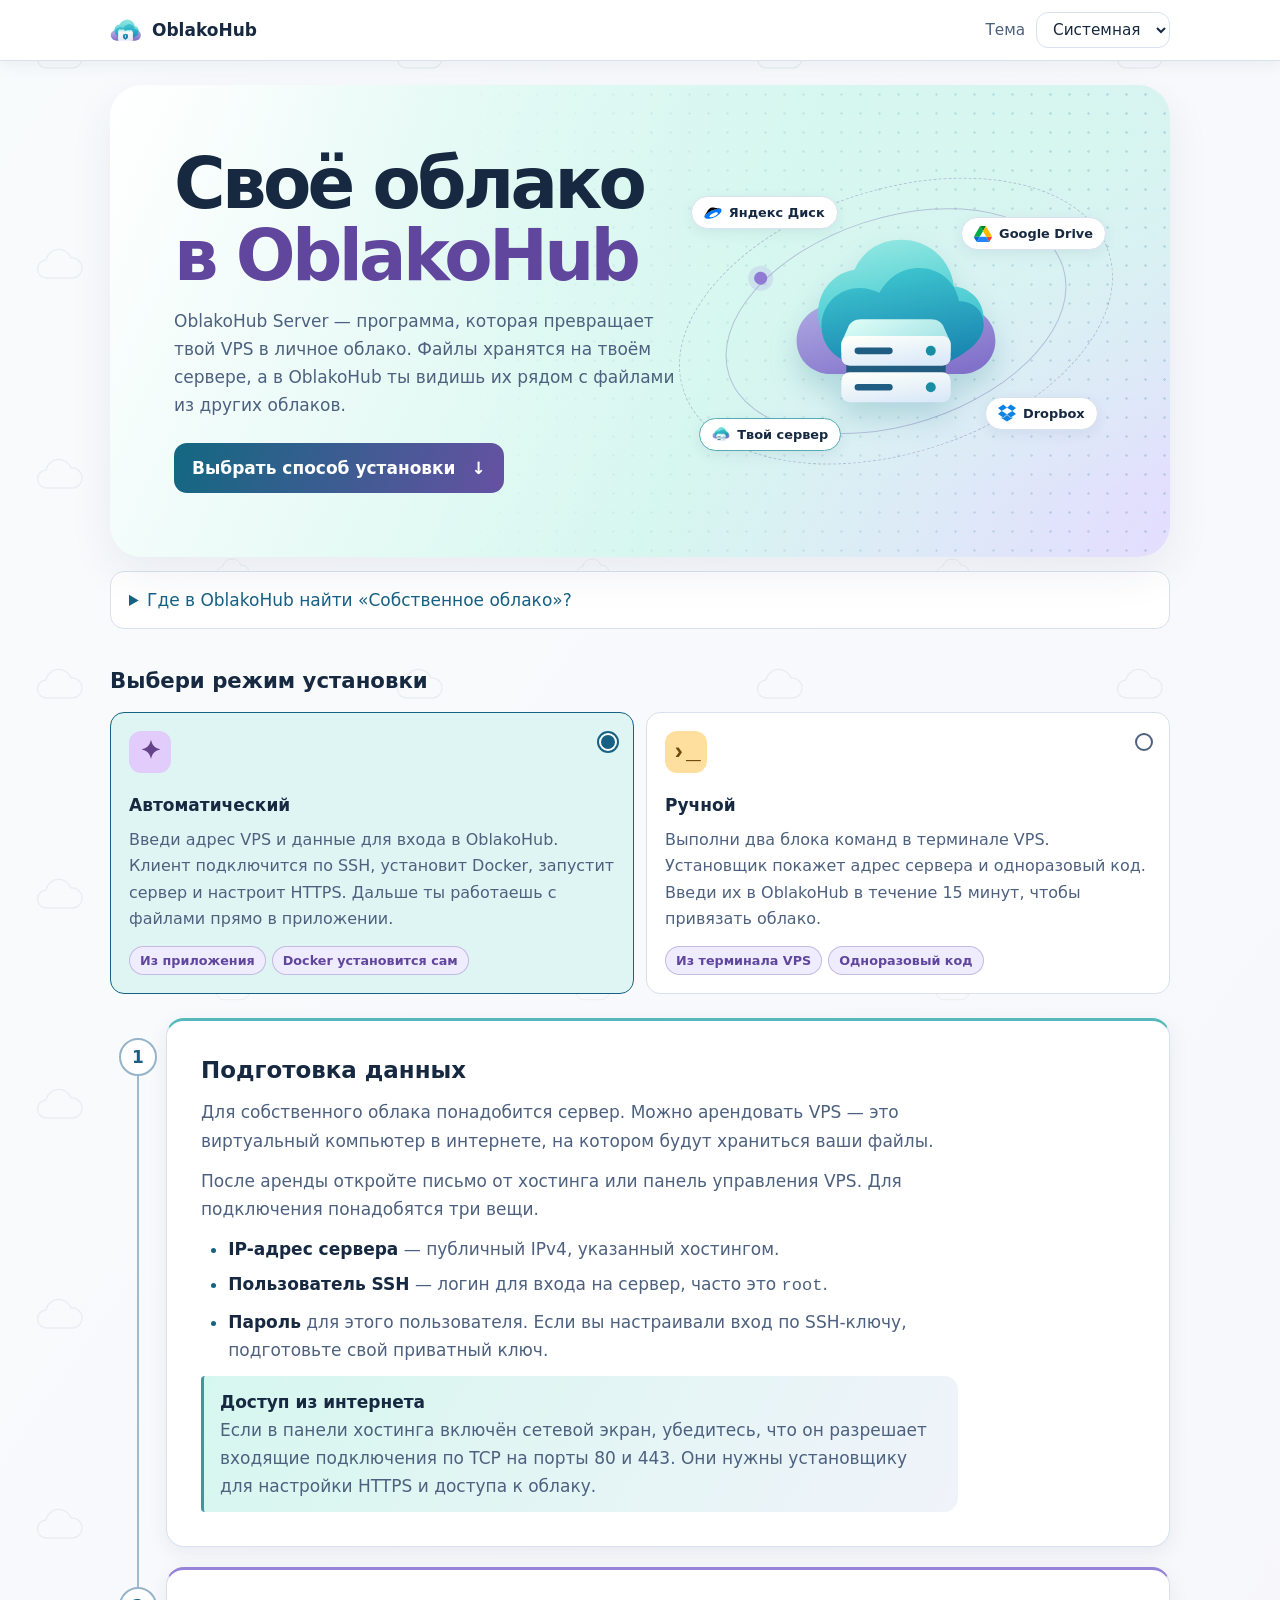
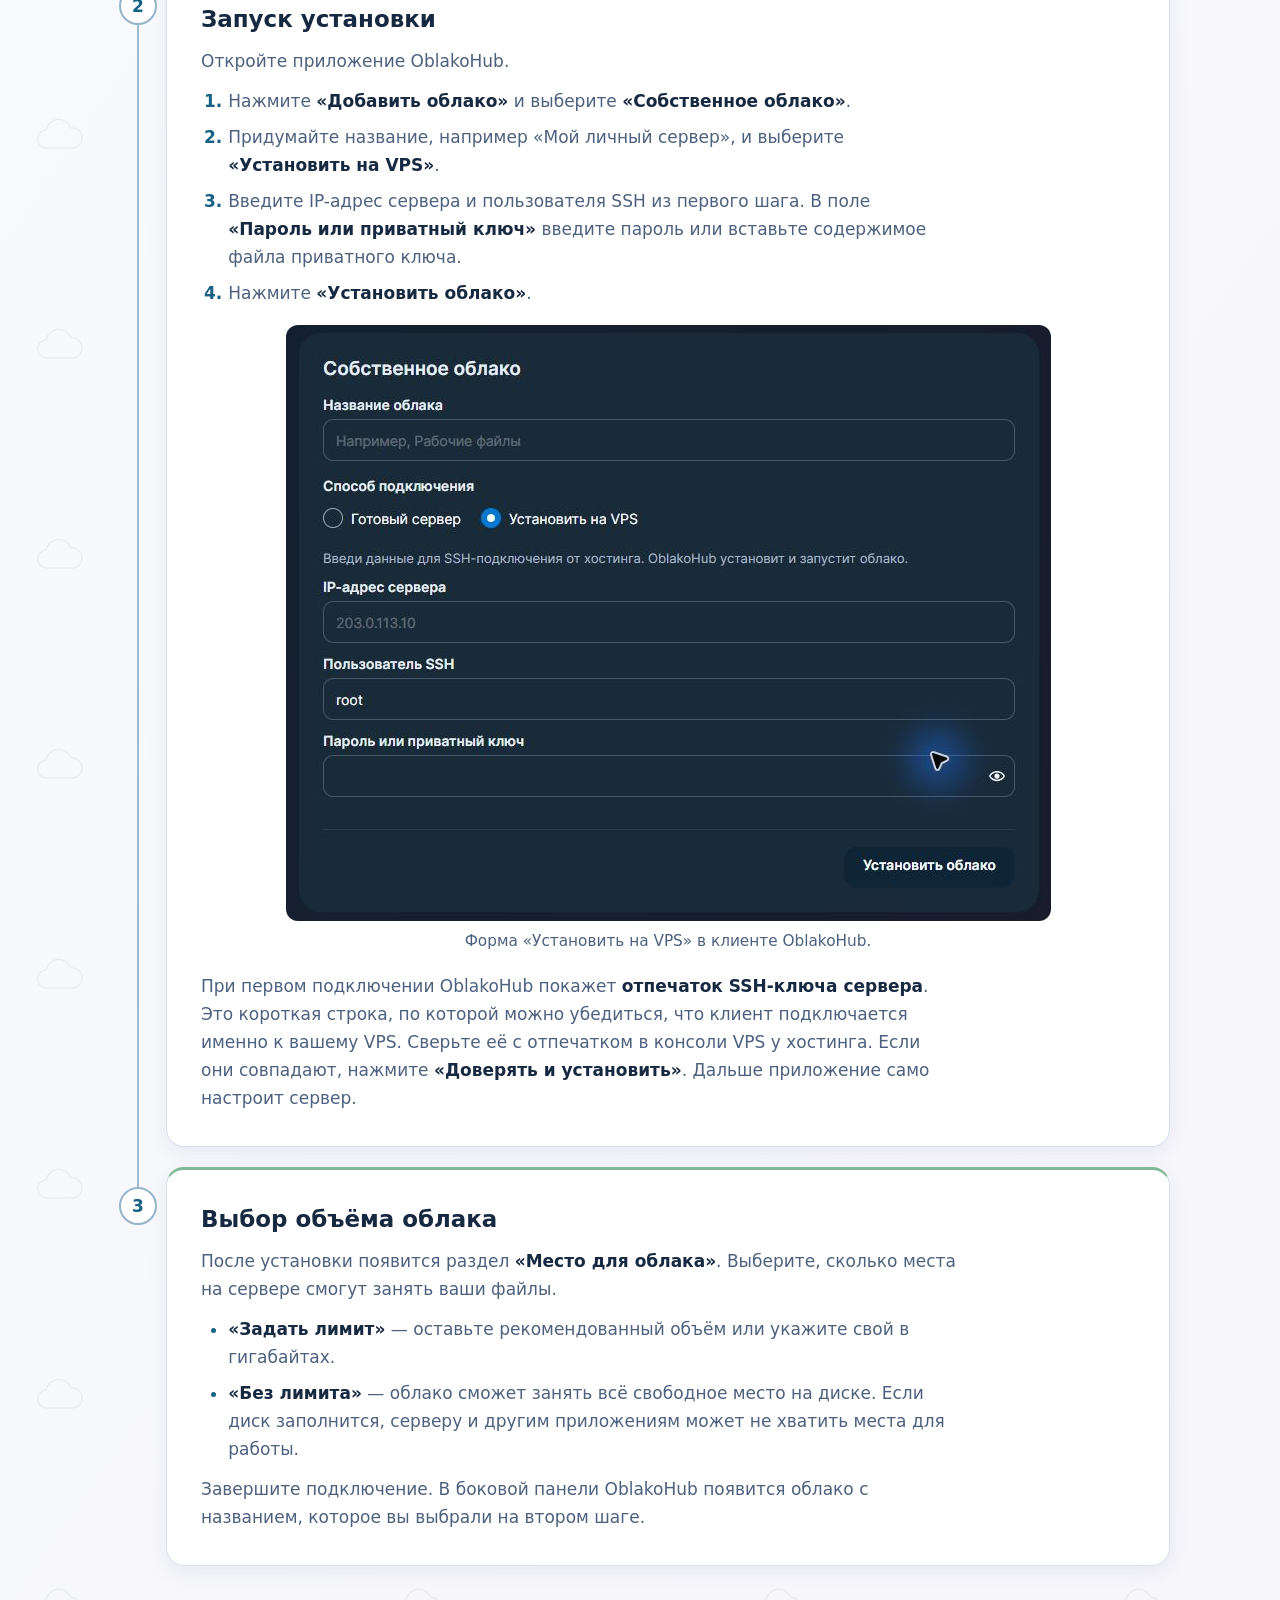
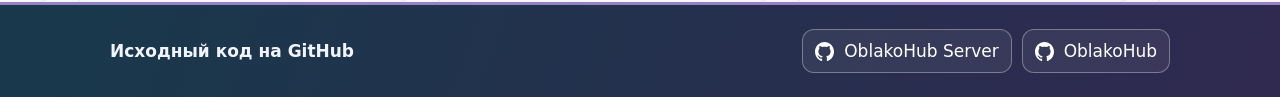
<file: index.html>
<!doctype html>
<html lang="ru">
<head>
  <meta charset="utf-8">
  <meta name="viewport" content="width=device-width, initial-scale=1">
  <meta name="color-scheme" content="light dark">
  <meta name="description" content="Как запустить собственное облако OblakoHub на VPS и подключить его в приложении.">
  <title>Собственное облако · OblakoHub</title>
  <link rel="icon" href="oblako.png">
  <link rel="stylesheet" href="guide.css?v=12">
  <script src="guide.js?v=4" defer></script>
</head>
<body>
  <header>
    <div class="layout top">
      <span class="brand"><img src="oblako.png" width="32" height="32" alt="">OblakoHub</span>
      <label class="theme-choice" hidden>Тема
        <select id="theme">
          <option value="system">Системная</option>
          <option value="light">Светлая</option>
          <option value="dark">Тёмная</option>
        </select>
      </label>
    </div>
  </header>
    <main>
      <section class="layout hero" aria-labelledby="title">
        <div class="intro">
          <h1 id="title">Своё облако<br><em>в OblakoHub</em></h1>
          <p>OblakoHub Server — программа, которая превращает твой VPS в личное облако. Файлы хранятся на твоём сервере, а в OblakoHub ты видишь их рядом с файлами из других облаков.</p>
          <a class="start" href="#setup">Выбрать способ установки <span aria-hidden="true">↓</span></a>
        </div>
        <figure class="scene" aria-label="Твой сервер, Яндекс Диск, Google Drive и Dropbox в OblakoHub">
          <div class="halo"></div>
          <img class="cloud-art" src="own-cloud.svg" alt="">
          <span class="provider yandex"><img src="providers/yandex-disk.svg" alt="">Яндекс Диск</span>
          <span class="provider google"><img src="providers/google-drive.svg" alt="">Google Drive</span>
          <span class="provider dropbox"><img src="providers/dropbox.svg" alt="">Dropbox</span>
          <span class="provider own"><img src="own-cloud.svg" alt="">Твой сервер</span>
        </figure>
      </section>



      <div class="layout">
        <details class="client-location">
          <summary>Где в OblakoHub найти «Собственное облако»?</summary>
          <figure class="client-shot">
            <a href="screenshots/providers-clean.png"><img src="screenshots/providers-clean.png" width="765" height="545" loading="lazy" alt="Окно «Добавить облако». Плитка «Собственное облако» находится в нижнем ряду слева."></a>
            <figcaption>На главной нажми «Добавить облако», затем выбери «Собственное облако».</figcaption>
          </figure>
        </details>

        <fieldset class="scenario" id="setup">
          <legend>Выбери режим установки</legend>
          <div class="choices">
            <input type="radio" name="scenario" id="auto" aria-controls="auto-guide" checked>
            <label for="auto">
              <i class="symbol spark" aria-hidden="true">✦</i><strong>Автоматический</strong>
              <span class="choice-description">Введи адрес VPS и данные для входа в OblakoHub. Клиент подключится по SSH, установит Docker, запустит сервер и настроит HTTPS. Дальше ты работаешь с файлами прямо в приложении.</span>
              <span class="tags"><span>Из приложения</span><span>Docker установится сам</span></span>
            </label>
            <input type="radio" name="scenario" id="vps" aria-controls="vps-guide">
            <label for="vps">
              <i class="symbol shell" aria-hidden="true">›_</i><strong>Ручной</strong>
              <span class="choice-description">Выполни два блока команд в терминале VPS. Установщик покажет адрес сервера и одноразовый код. Введи их в OblakoHub в течение 15 минут, чтобы привязать облако.</span>
              <span class="tags"><span>Из терминала VPS</span><span>Одноразовый код</span></span>
            </label>
          </div>

          <div class="steps" id="auto-guide">
            <section class="card">
              <h2><span class="step-number">1</span>Подготовка данных</h2>
              <p>Для собственного облака понадобится сервер. Можно арендовать VPS — это виртуальный компьютер в интернете, на котором будут храниться ваши файлы.</p>
              <p>После аренды откройте письмо от хостинга или панель управления VPS. Для подключения понадобятся три вещи.</p>
              <ul class="setup-list">
                <li><strong>IP-адрес сервера</strong> — публичный IPv4, указанный хостингом.</li>
                <li><strong>Пользователь SSH</strong> — логин для входа на сервер, часто это <code>root</code>.</li>
                <li><strong>Пароль</strong> для этого пользователя. Если вы настраивали вход по SSH-ключу, подготовьте свой приватный ключ.</li>
              </ul>
              <p class="result"><strong>Доступ из интернета</strong>Если в панели хостинга включён сетевой экран, убедитесь, что он разрешает входящие подключения по TCP на порты 80 и 443. Они нужны установщику для настройки HTTPS и доступа к облаку.</p>
            </section>
            <section class="card">
              <h2><span class="step-number">2</span>Запуск установки</h2>
              <p>Откройте приложение OblakoHub.</p>
              <ol class="setup-list">
                <li>Нажмите <strong>«Добавить облако»</strong> и выберите <strong>«Собственное облако»</strong>.</li>
                <li>Придумайте название, например «Мой личный сервер», и выберите <strong>«Установить на VPS»</strong>.</li>
                <li>Введите IP-адрес сервера и пользователя SSH из первого шага. В поле <strong>«Пароль или приватный ключ»</strong> введите пароль или вставьте содержимое файла приватного ключа.</li>
                <li>Нажмите <strong>«Установить облако»</strong>.</li>
              </ol>
              <figure class="client-shot">
                <a href="screenshots/ssh.png"><img src="screenshots/ssh.png" width="765" height="596" loading="lazy" alt="Форма «Установить на VPS» с полями IP-адреса, пользователя SSH и пароля или приватного ключа."></a>
                <figcaption>Форма «Установить на VPS» в клиенте OblakoHub.</figcaption>
              </figure>
              <p>При первом подключении OblakoHub покажет <strong>отпечаток SSH-ключа сервера</strong>. Это короткая строка, по которой можно убедиться, что клиент подключается именно к вашему VPS. Сверьте её с отпечатком в консоли VPS у хостинга. Если они совпадают, нажмите <strong>«Доверять и установить»</strong>. Дальше приложение само настроит сервер.</p>
            </section>
            <section class="card">
              <h2><span class="step-number">3</span>Выбор объёма облака</h2>
              <p>После установки появится раздел <strong>«Место для облака»</strong>. Выберите, сколько места на сервере смогут занять ваши файлы.</p>
              <ul class="setup-list">
                <li><strong>«Задать лимит»</strong> — оставьте рекомендованный объём или укажите свой в гигабайтах.</li>
                <li><strong>«Без лимита»</strong> — облако сможет занять всё свободное место на диске. Если диск заполнится, серверу и другим приложениям может не хватить места для работы.</li>
              </ul>
              <p>Завершите подключение. В боковой панели OblakoHub появится облако с названием, которое вы выбрали на втором шаге.</p>
            </section>
          </div>

          <div class="steps" id="vps-guide">
            <section class="card">
              <h2><span class="step-number">1</span>Установи Docker и Git</h2>
              <p>Для этих команд подойдёт VPS с Ubuntu и публичным IPv4. В панели хостинга открой входящие TCP-порты <strong>80 и 443</strong>, затем открой терминал VPS.</p>
              <div class="command">
                <div class="command-header"><span>Терминал на VPS</span><button type="button" hidden>Скопировать</button></div>
                <pre><code><b>wget</b> -O install-docker.sh https://raw.githubusercontent.com/vZidv/OblakoHub-Server/main/install-docker.sh &amp;&amp;
<b>bash</b> install-docker.sh</code></pre>
              </div>
              <details><summary>Если на VPS нет wget</summary><p>Скачай и запусти тот же скрипт через curl.</p>
                <div class="command"><div class="command-header"><span>Терминал на VPS</span><button type="button" hidden>Скопировать</button></div>
                  <pre><code><b>curl</b> -fLo install-docker.sh https://raw.githubusercontent.com/vZidv/OblakoHub-Server/main/install-docker.sh &amp;&amp;
<b>bash</b> install-docker.sh</code></pre>
                </div>
              </details>
            </section>
            <section class="card">
              <h2><span class="step-number">2</span>Запусти сервер</h2>
              <div class="command">
                <div class="command-header"><span>Терминал на VPS</span><button type="button" hidden>Скопировать</button></div>
                <pre><code><b>git</b> clone https://github.com/vZidv/OblakoHub-Server.git &amp;&amp;
<b>cd</b> OblakoHub-Server &amp;&amp;
<b>bash</b> install.sh</code></pre>
              </div>
              <p class="result"><strong>Для подключения</strong> Введи IPv4 по запросу. Дождись строк <samp>Адрес подключения</samp> и <samp>Одноразовый код (15 минут)</samp>. Обе понадобятся в приложении.</p>
              <details><summary>Если код истёк</summary><p>До первого подключения снова выполни <code>bash install.sh</code> в папке проекта.</p></details>
            </section>
            <section class="card">
              <h2><span class="step-number">3</span>Подключи облако в OblakoHub</h2>
              <p>Открой в клиенте <strong>Добавить облако → Собственное облако → Готовый сервер</strong>.</p>
              <figure class="client-shot">
                <a href="screenshots/ready.png"><img src="screenshots/ready.png" width="765" height="580" loading="lazy" alt="Форма «Готовый сервер» с полями адреса и одноразового кода и кнопкой «Проверить сервер»."></a>
                <figcaption>Ручная установка. Сюда нужно вставить HTTPS-адрес и код, которые вывел установщик.</figcaption>
              </figure>
              <p>Введи название, адрес сервера и одноразовый код. Нажми <strong>Проверить сервер</strong>.</p>
              <p>Код действует 15 минут. Когда появится раздел <strong>Место для облака</strong>, выбери лимит и заверши подключение.</p>
            </section>
          </div>
        </fieldset>
        <p id="copy-status" class="visually-hidden" role="status"></p>
      </div>
    </main>
  <footer>
    <div class="layout foot">
      <strong>Исходный код на GitHub</strong>
      <nav aria-label="Репозитории проекта">
        <a href="https://github.com/vZidv/OblakoHub-Server">OblakoHub Server</a>
        <a href="https://github.com/vZidv/OblakoHub-Avalonia">OblakoHub</a>
      </nav>
    </div>
  </footer>
</body>
</html>
</file>
<file: guide.css>
:root {
  color-scheme: light dark;
  --bg: light-dark(#f8fbfc, #141b25);
  --bg-end: light-dark(#f7f6fb, #191b28);
  --surface: light-dark(#fff, #192838);
  --secondary: light-dark(#f0f3fa, #203148);
  --line: light-dark(#d9e1ef, #394b62);
  --ink: light-dark(#162941, #eff4fa);
  --muted: light-dark(#4d617f, #b3c2d7);
  --accent: light-dark(#176184, #a9c7ff);
  --selected: light-dark(#def5f3, #293856);
  --sky: light-dark(#d6f7ef, #17404d);
  --lilac: light-dark(#e4ddff, #3a3256);
  --violet: light-dark(#60469d, #cbb7ff);
  --terminal: light-dark(#172840, #111b29);
  --terminal-line: light-dark(#334960, #34465d);
  --terminal-ink: #eef3fc;
  --shadow: light-dark(#253c6b13, #0002);
  font: 17px/1.65 "Segoe UI", system-ui, sans-serif;
}

* { box-sizing: border-box; }
body {
  margin: 0;
  min-height: 100vh;
  color: var(--ink);
  background-image: url("cloud-pattern.svg"), linear-gradient(125deg, var(--bg), var(--bg-end));
}
a { color: var(--accent); text-underline-offset: .2em; }
:focus-visible { outline: 2px solid var(--accent); outline-offset: 3px; }
.layout { width: min(100% - 40px, 1060px); margin: 0 auto; }
.top, .brand { display: flex; align-items: center; gap: 10px; }
header { background: var(--surface); border-bottom: 1px solid var(--line); box-shadow: 0 3px 16px var(--shadow); }
.top { justify-content: space-between; padding-block: 12px; }
main { padding-block: 24px 36px; }
.brand { font-weight: 750; }
.brand img { object-fit: contain; }

.hero {
  position: relative;
  isolation: isolate;
  overflow: hidden;
  display: grid;
  grid-template-columns: 1.1fr .9fr;
  align-items: center;
  padding: clamp(28px, 5vw, 64px);
  border-radius: 32px;
  background: radial-gradient(ellipse at 87% 12%, var(--sky), transparent 60%),
              linear-gradient(115deg, var(--surface) 0%, var(--sky) 58%, var(--lilac));
  box-shadow: 0 16px 44px var(--shadow);
}
.hero::before {
  content: "";
  position: absolute;
  z-index: -1;
  inset: 0;
  background-image: radial-gradient(circle, var(--accent) 1px, transparent 1.5px);
  background-size: 19px 19px;
  opacity: .19;
  mask-image: linear-gradient(90deg, transparent 28%, black);
}
.intro { position: relative; z-index: 1; }
.hero h1 { font-size: clamp(2.65rem, 5.5vw, 4.2rem); line-height: 1.02; letter-spacing: -.052em; }
.hero em { color: var(--violet); font-style: normal; }
.start {
  display: inline-flex;
  align-items: center;
  gap: 16px;
  margin-top: 24px;
  padding: 11px 18px;
  border-radius: 13px;
  color: white;
  background: linear-gradient(110deg, #126881, #6651a2);
  text-decoration: none;
  font-weight: 650;
}
.scene {
  position: relative;
  isolation: isolate;
  margin: 0;
  display: grid;
  justify-items: center;
  align-content: center;
  min-height: 260px;
}
.halo {
  position: absolute;
  inset: 10% 8%;
  z-index: -1;
  border: 1px solid #8680b974;
  border-radius: 50%;
  transform: rotate(-18deg);
}
.halo::before, .halo::after {
  content: "";
  position: absolute;
  border-radius: 50%;
}
.halo::before { inset: -14%; border: 1px dashed #8380b572; }
.halo::after { width: 13px; height: 13px; top: 7%; left: 15%; background: #917ad3; box-shadow: 0 0 0 6px #977ada2b; }
.cloud-art { width: clamp(130px, 18vw, 212px); filter: drop-shadow(0 15px 14px #22778b38); }
.provider {
  position: absolute;
  display: inline-flex;
  align-items: center;
  gap: 7px;
  padding: 5px 12px;
  border-radius: 2em;
  border: 1px solid var(--line);
  background: var(--surface);
  box-shadow: 0 4px 14px var(--shadow);
  font-size: .76rem;
  font-weight: 650;
}
.provider img { width: 18px; height: 18px; object-fit: contain; }
.yandex { top: 2%; left: 1%; }
.google { top: 10%; right: 0; }
.dropbox { bottom: 8%; right: 2%; }
.own { bottom: 0; left: 3%; border-color: #54adb4; }
h1, h2, p { margin: 0; }
h1 { font-size: clamp(1.9rem, 4.5vw, 3rem); line-height: 1.12; letter-spacing: -.035em; }
h2 { font-size: 1.16rem; line-height: 1.35; }
.hero p { max-width: 50ch; margin-top: 14px; color: var(--muted); }
.card p { max-width: 70ch; margin-top: 12px; color: var(--muted); }
.card strong { color: var(--ink); }

.scenario { border: 0; padding: 0; margin: 34px 0 0; min-inline-size: 0; }
.scenario legend { padding: 0; margin-bottom: 14px; font-size: 1.25rem; font-weight: 700; }
.choices { display: grid; grid-template-columns: repeat(2, minmax(0, 1fr)); gap: 12px; }
.choices input, .visually-hidden {
  position: absolute;
  width: 1px;
  height: 1px;
  overflow: hidden;
  clip-path: inset(50%);
  white-space: nowrap;
}
.choices label {
  display: grid;
  grid-template-rows: auto auto 1fr auto;
  gap: 8px;
  position: relative;
  align-content: start;
  padding: 18px;
  border: 1px solid var(--line);
  border-radius: 14px;
  background: var(--surface);
  cursor: pointer;
}
.symbol {
  display: grid;
  place-items: center;
  width: 42px;
  height: 42px;
  border-radius: 12px;
  margin-bottom: 10px;
  color: #12556a;
  background: #a2ece0;
  font: 700 1.45rem/1 Consolas, monospace;
}
.spark { color: #65428a; background: #e1ccfb; }
.shell { color: #72480c; background: #ffdf9e; }
.choices label::after {
  content: "";
  position: absolute;
  right: 16px;
  top: 20px;
  width: 14px;
  height: 14px;
  border: 2px solid var(--muted);
  border-radius: 50%;
}
.choices input:checked + label::after {
  background: var(--accent);
  border-color: var(--surface);
  outline: 2px solid var(--accent);
}
.choices label:hover { background: var(--secondary); }
.choice-description { color: var(--muted); font-size: .94rem; }
.tags { display: flex; flex-wrap: wrap; gap: 6px; padding-top: 6px; }
.tags span {
  padding: 3px 10px;
  border: 1px solid color-mix(in srgb, var(--violet) 30%, transparent);
  border-radius: 2em;
  background: color-mix(in srgb, var(--lilac) 56%, var(--surface));
  color: var(--violet);
  font-size: .75rem;
  font-weight: 650;
}
.choices input:checked + label { border-color: var(--accent); background: var(--selected); }
.choices input:focus-visible + label { outline: 2px solid var(--accent); outline-offset: 3px; }
.scenario:not(:has(#vps:checked)) #vps-guide,
.scenario:not(:has(#auto:checked)) #auto-guide { display: none; }
#setup { scroll-margin: 24px; }
.steps {
  --rail: 56px;
  --marker: 38px;
  --step-gap: 20px;
  display: grid;
  grid-template-columns: minmax(0, 1fr);
  gap: var(--step-gap);
  margin-top: 24px;
  padding-inline-start: var(--rail);
}
.card:not(:last-child)::before {
  content: "";
  position: absolute;
  top: 36px;
  left: calc(var(--rail) / -2 - 2px);
  width: 2px;
  height: calc(100% + var(--step-gap) + 4px);
  background: color-mix(in srgb, var(--accent) 30%, var(--line));
}

.card {
  padding: clamp(20px, 4vw, 34px);
  border-radius: 18px;
  border: 1px solid var(--line);
  background: var(--surface);
  box-shadow: 0 6px 20px var(--shadow);
}
.card h2 { display: flex; align-items: center; gap: 12px; font-size: 1.35rem; }
.step-number {
  position: absolute;
  left: calc(var(--rail) / -2 - 1px);
  top: 36px;
  transform: translate(-50%, -50%);
  display: grid;
  place-items: center;
  width: var(--marker);
  height: var(--marker);
  border-radius: 50%;
  border: 2px solid color-mix(in srgb, var(--accent) 35%, var(--line));
  background: var(--surface);
  color: var(--accent);
  font: 700 1rem/1 system-ui, sans-serif;
}
.result { padding: 12px 16px; border-inline-start: 3px solid #399b99; background: var(--secondary); }
.result strong { display: block; }
details { margin-top: 14px; }
summary { width: fit-content; color: var(--accent); cursor: pointer; }
kbd { font-family: inherit; font-weight: 600; }
pre b { color: #8de6dc; }
p code { padding: .16em .35em; border-radius: 5px; color: var(--ink); background: var(--secondary); overflow-wrap: anywhere; }
.command { margin-top: 14px; border-radius: 12px; background: var(--terminal); color: var(--terminal-ink); overflow: hidden; }
.command-header {
  display: flex;
  align-items: center;
  justify-content: space-between;
  gap: 10px;
  padding: 9px 16px;
  background: #ffffff09;
  border-bottom: 1px solid var(--terminal-line);
  font-size: .84rem;
}
.command button {
  padding: 4px 10px;
  border: 1px solid #647c9f;
  border-radius: 8px;
  background: #294463;
  color: #fff;
  font: inherit;
  cursor: pointer;
}
.command button:hover { background: #3a5881; }
.command button:focus-visible { outline-color: #bcd2ff; }
pre { margin: 0; padding: 16px; line-height: 1.8; white-space: pre-wrap; overflow-wrap: anywhere; font-size: .88rem; }
code { font-family: Consolas, "Liberation Mono", monospace; }

@media (max-width: 540px) {
  .layout { width: min(100% - 24px, 1060px); }
  .hero { padding: 22px; gap: 12px; }
  .scene { min-height: 182px; }
  .hero { grid-template-columns: 1fr; }
  .cloud-art { width: 100px; }
  .halo { inset: 8% 18%; }
  .hero p { font-size: .95rem; }
  .card { padding: 18px; }
  .choices { grid-template-columns: 1fr; gap: 8px; }
  .choices label { padding-block: 10px; }
  .card h2 { font-size: 1.15rem; }
}

.steps .card { position: relative; border-top: 3px solid #55b9bb; }
.steps .card:nth-child(2) { border-top-color: #9783d9; }
.steps .card:nth-child(3) { border-top-color: #80b897; }
.command-header > span::before { content: "›_"; color: #89e9de; margin-right: 10px; font: 700 1rem Consolas, monospace; }
.result { border-radius: 4px 14px 14px 4px; background: linear-gradient(120deg, var(--sky), var(--secondary)); }
.setup-list { max-width: 70ch; margin: 12px 0; padding-inline-start: 1.6em; color: var(--muted); }
.setup-list li + li { margin-top: .45em; }
.setup-list li::marker { color: var(--accent); font-weight: 650; }
@media (max-width: 680px) {
  .hero { grid-template-columns: 1fr; gap: 20px; }
  .scene { width: min(100%, 440px); justify-self: center; }
  .steps { --rail: 34px; --marker: 27px; }
  .choices { grid-template-columns: 1fr; }
  .choices label { grid-template-columns: 42px 1fr; grid-template-rows: auto auto auto; column-gap: 13px; padding: 14px; }
  .choices .symbol { align-self: center; margin: 0; }
  .choices strong { align-self: center; padding-right: 28px; }
  .choice-description, .tags { grid-column: 1 / -1; }
}
@media (prefers-reduced-motion: no-preference) {
  html { scroll-behavior: smooth; }
  .cloud-art { animation: float-cloud 3.2s ease-in-out infinite; }
  .intro, .scenario .steps { animation: reveal .45s ease-out; }
  .choices label, .start { transition: transform .18s, box-shadow .18s; }
  .choices label:hover, .start:hover { transform: translateY(-3px); box-shadow: 0 8px 18px var(--shadow); }
}
@keyframes float-cloud { 50% { transform: translateY(-8px); } }
@keyframes reveal { from { opacity: .55; transform: translateY(8px); } to { opacity: 1; transform: translateY(0); } }

:root[data-theme="light"] { color-scheme: light; }
:root[data-theme="dark"] { color-scheme: dark; }
.theme-choice { font-size: .9rem; color: var(--muted); }
.theme-choice select, footer a {
  margin-inline-start: 6px;
  padding: 7px 12px;
  border: 1px solid var(--line);
  border-radius: 12px;
  background: var(--surface);
  color: var(--ink);
  font: inherit;
  cursor: pointer;
}
.foot, footer nav, footer a { display: flex; align-items: center; flex-wrap: wrap; gap: 10px; }
footer { color: #f1f5ff; background: linear-gradient(110deg, #18394b, #302950); border-top: 3px solid #9581c8; }
.foot { justify-content: space-between; padding-block: 24px; }
footer a { margin: 0; color: #fff; background: #ffffff10; border-color: #ffffff55; text-decoration: none; }
footer a:hover { background: #ffffff24; border-color: #a6dedc; }
footer a::before { content: ""; width: 19px; height: 19px; background: currentColor; mask: url("github.svg") center/contain no-repeat; }

.client-location { padding: 14px 18px; background: var(--surface); border: 1px solid var(--line); border-radius: 14px; }
.client-shot { width: min(100%, 765px); margin: 18px auto; text-align: center; }
.client-shot a { display: block; border-radius: 12px; }
.client-shot img { display: block; width: 100%; height: auto; border-radius: 12px; }
.client-shot figcaption { margin-top: 8px; color: var(--muted); font-size: .9rem; }
</file>
